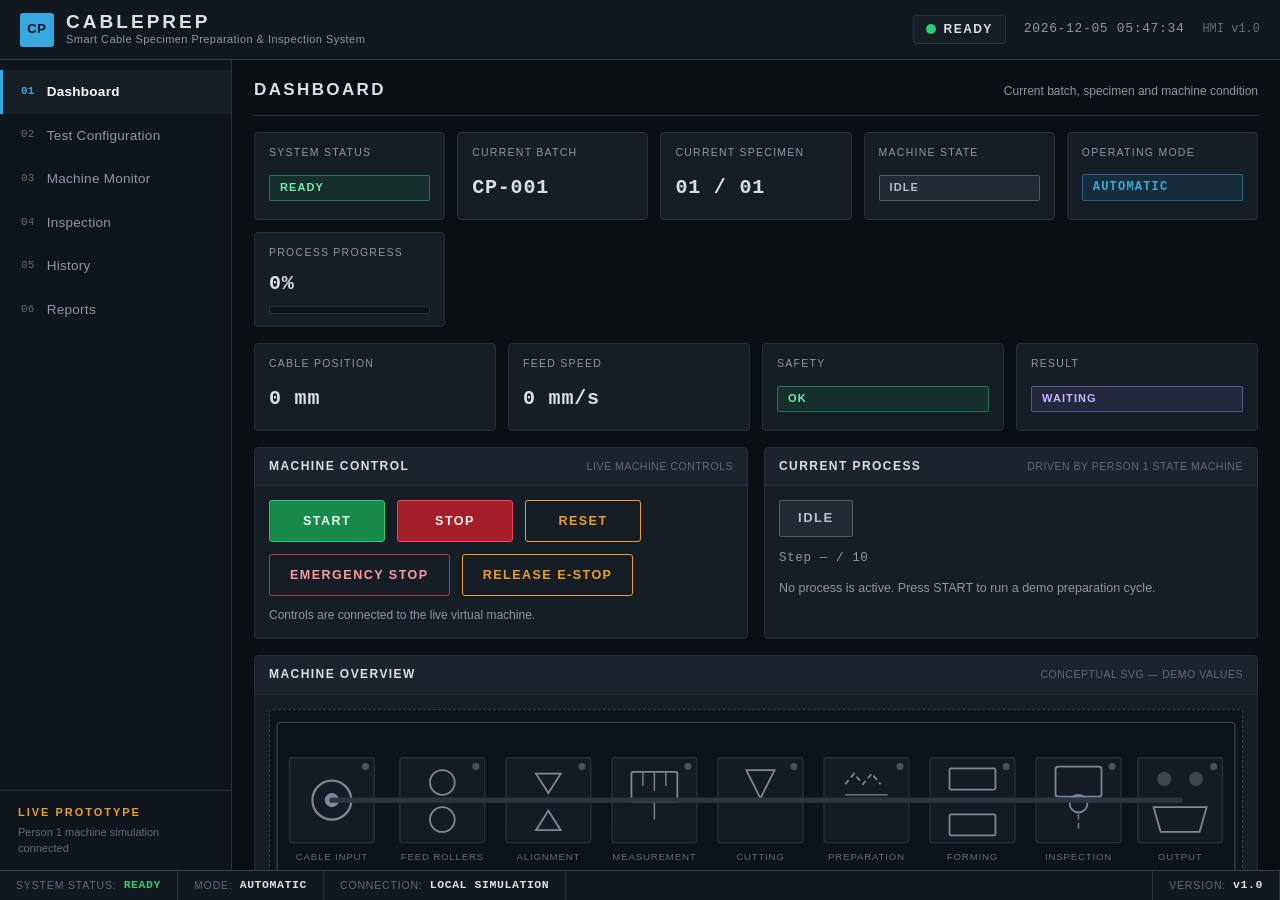
<file: index.html>
<!DOCTYPE html>
<html lang="en">
<head>
    <meta charset="UTF-8">
    <meta name="viewport" content="width=device-width, initial-scale=1.0">
    <link rel="icon" href="data:,">
    <title>CablePrep — Smart Cable Specimen Preparation &amp; Inspection System</title>
    <link rel="stylesheet" href="css/style.css">
    <link rel="stylesheet" href="css/hmi.css">
</head>
<body>
    <div class="hmi-app">

        <!-- ==================== HEADER ==================== -->
        <header class="hmi-header">
            <div class="hmi-brand">
                <span class="brand-block" aria-hidden="true">CP</span>
                <div class="brand-text">
                    <span class="brand-title">CABLEPREP</span>
                    <span class="brand-subtitle">Smart Cable Specimen Preparation &amp; Inspection System</span>
                </div>
            </div>

            <div class="hmi-header-info">
                <div class="header-indicator" title="System status">
                    <span class="status-dot status-dot--ready" id="headerStatusDot"></span>
                    <span class="header-indicator-text" id="headerStatusText">READY</span>
                </div>
                <time class="header-clock" id="headerClock">--:--:--</time>
                <span class="header-version">HMI v1.0</span>
            </div>
        </header>

        <!-- ==================== SIDEBAR + MAIN CONTENT ==================== -->
        <div class="hmi-body">
            <nav class="hmi-sidebar" aria-label="Primary navigation">
                <ul class="nav-list">
                    <li><button type="button" class="nav-item is-active" data-screen="dashboard" aria-current="page"><span class="nav-index">01</span><span class="nav-label">Dashboard</span></button></li>
                    <li><button type="button" class="nav-item" data-screen="config"><span class="nav-index">02</span><span class="nav-label">Test Configuration</span></button></li>
                    <li><button type="button" class="nav-item" data-screen="monitor"><span class="nav-index">03</span><span class="nav-label">Machine Monitor</span></button></li>
                    <li><button type="button" class="nav-item" data-screen="inspection"><span class="nav-index">04</span><span class="nav-label">Inspection</span></button></li>
                    <li><button type="button" class="nav-item" data-screen="history"><span class="nav-index">05</span><span class="nav-label">History</span></button></li>
                    <li><button type="button" class="nav-item" data-screen="reports"><span class="nav-index">06</span><span class="nav-label">Reports</span></button></li>
                </ul>
                <div class="sidebar-footer">
                    <span class="sidebar-footer-title">LIVE PROTOTYPE</span>
                    <span class="sidebar-footer-text">Person 1 machine simulation connected</span>
                </div>
            </nav>

            <main class="hmi-main" id="mainContent">
                <!-- Global fault banner — visible on every screen while faulted -->
                <div class="fault-banner" id="faultBanner" role="alert" hidden>
                    <span class="status-badge status-badge--fault">FAULT</span>
                    <span class="fault-banner-msg" id="faultMessage">Machine fault</span>
                    <span class="fault-banner-cond" id="faultCondition">—</span>
                    <span class="fault-banner-hint">Press RESET to clear the fault</span>
                </div>

                <!-- ==================== SCREEN: DASHBOARD ==================== -->
                <section class="screen is-active" id="screen-dashboard" role="region" aria-label="Dashboard">
                    <div class="screen-header">
                        <h1 class="screen-title">Dashboard</h1>
                        <p class="screen-subtitle">Current batch, specimen and machine condition</p>
                    </div>

                    <!-- Key figures -->
                    <div class="tile-grid">
                        <div class="tile">
                            <span class="tile-label">System Status</span>
                            <span class="tile-body"><span class="status-badge status-badge--ready" id="dashSystemStatus">READY</span></span>
                        </div>
                        <div class="tile">
                            <span class="tile-label">Current Batch</span>
                            <span class="tile-body tile-value" id="dashCurrentBatch">CP-001</span>
                        </div>
                        <div class="tile">
                            <span class="tile-label">Current Specimen</span>
                            <span class="tile-body tile-value" id="dashCurrentSpecimen">01 / 04</span>
                        </div>
                        <div class="tile">
                            <span class="tile-label">Machine State</span>
                            <span class="tile-body"><span class="status-badge status-badge--idle" id="dashMachineState">IDLE</span></span>
                        </div>
                        <div class="tile">
                            <span class="tile-label">Operating Mode</span>
                            <span class="tile-body"><span class="mode-badge" id="dashOperatingMode">AUTOMATIC</span></span>
                        </div>
                        <div class="tile">
                            <span class="tile-label">Process Progress</span>
                            <span class="tile-body">
                                <span class="tile-value" id="dashProgressText">0%</span>
                                <span class="progress-track"><span class="progress-fill" id="dashProgressBar" style="width: 0%;"></span></span>
                            </span>
                        </div>
                    </div>

                    <!-- Live machine values (Phase 2) -->
                    <div class="tile-grid tile-grid--live">
                        <div class="tile">
                            <span class="tile-label">Cable Position</span>
                            <span class="tile-body tile-value" id="dashPosition">0 mm</span>
                        </div>
                        <div class="tile">
                            <span class="tile-label">Feed Speed</span>
                            <span class="tile-body tile-value" id="dashSpeed">0 mm/s</span>
                        </div>
                        <div class="tile">
                            <span class="tile-label">Safety</span>
                            <span class="tile-body"><span class="status-badge status-badge--ready" id="dashSafety">OK</span></span>
                        </div>
                        <div class="tile">
                            <span class="tile-label">Result</span>
                            <span class="tile-body"><span class="status-badge status-badge--waiting" id="dashResult">WAITING</span></span>
                        </div>
                    </div>

                    <!-- Controls + current process -->
                    <div class="panel-row">
                        <div class="panel">
                            <div class="panel-header">
                                <h2 class="panel-title">Machine Control</h2>
                                <span class="panel-note">Live machine controls</span>
                            </div>
                            <div class="panel-body">
                                <div class="control-bar">
                                    <button type="button" class="btn btn--start" data-action="start">START</button>
                                    <button type="button" class="btn btn--stop" data-action="stop">STOP</button>
                                    <button type="button" class="btn btn--reset" data-action="reset">RESET</button>
                                    <button type="button" class="btn btn--fault" data-action="estop">EMERGENCY STOP</button>
                                    <button type="button" class="btn btn--reset" data-action="release-estop">RELEASE E-STOP</button>
                                </div>
                                <p class="control-feedback" id="controlFeedback" role="status" aria-live="polite">Controls are connected to the live virtual machine.</p>
                            </div>
                        </div>

                        <div class="panel">
                            <div class="panel-header">
                                <h2 class="panel-title">Current Process</h2>
                                <span class="panel-note">Driven by Person 1 state machine</span>
                            </div>
                            <div class="panel-body panel-body--process">
                                <span class="process-badge status-badge status-badge--idle" id="dashCurrentProcess">IDLE</span>
                                <p class="step-summary" id="dashStepText">Step — / 10</p>
                                <p class="panel-text" id="dashProcessHint">No process is active. Press START to run a demo preparation cycle.</p>
                            </div>
                        </div>
                    </div>

                    <!-- Live machine visualization -->
                    <div class="panel">
                        <div class="panel-header">
                            <h2 class="panel-title">Machine Overview</h2>
                            <span class="panel-note">Conceptual SVG — demo values</span>
                        </div>
                        <div class="panel-body">
                            <div class="machine-viz" id="machineViz">
                                <svg viewBox="0 0 1100 240" role="img" aria-label="Conceptual cable preparation machine">
                                    <!-- Machine chassis -->
                                    <rect class="mc-chassis" x="8" y="14" width="1084" height="180" rx="4"></rect>

                                    <!-- 1. Cable input -->
                                    <g class="mc-station" id="mcStInput" data-station="input">
                                        <rect class="mc-station-box" x="22" y="54" width="96" height="96" rx="3"></rect>
                                        <circle class="mc-spool" cx="70" cy="102" r="22"></circle>
                                        <circle class="mc-spool-core" cx="70" cy="102" r="7"></circle>
                                        <circle class="mc-led" cx="108" cy="64" r="4"></circle>
                                        <text class="mc-label" x="70" y="170">CABLE INPUT</text>
                                    </g>

                                    <!-- 2. Feed rollers -->
                                    <g class="mc-station" id="mcStFeed" data-station="feed">
                                        <rect class="mc-station-box" x="147" y="54" width="96" height="96" rx="3"></rect>
                                        <circle class="mc-roller" cx="195" cy="82" r="14"></circle>
                                        <circle class="mc-roller" cx="195" cy="124" r="14"></circle>
                                        <circle class="mc-led" cx="233" cy="64" r="4"></circle>
                                        <text class="mc-label" x="195" y="170">FEED ROLLERS</text>
                                    </g>

                                    <!-- 3. Alignment -->
                                    <g class="mc-station" id="mcStAlign" data-station="align">
                                        <rect class="mc-station-box" x="267" y="54" width="96" height="96" rx="3"></rect>
                                        <polygon class="mc-align-wedge" points="301,72 329,72 315,94"></polygon>
                                        <polygon class="mc-align-wedge" points="301,136 329,136 315,114"></polygon>
                                        <circle class="mc-led" cx="353" cy="64" r="4"></circle>
                                        <text class="mc-label" x="315" y="170">ALIGNMENT</text>
                                    </g>

                                    <!-- 4. Measurement -->
                                    <g class="mc-station" id="mcStMeasure" data-station="measure">
                                        <rect class="mc-station-box" x="387" y="54" width="96" height="96" rx="3"></rect>
                                        <rect class="mc-meas-box" x="409" y="70" width="52" height="34" rx="2"></rect>
                                        <line class="mc-meas-tick" x1="422" y1="70" x2="422" y2="86"></line>
                                        <line class="mc-meas-tick" x1="435" y1="70" x2="435" y2="92"></line>
                                        <line class="mc-meas-tick" x1="448" y1="70" x2="448" y2="86"></line>
                                        <line class="mc-meas-probe" x1="435" y1="104" x2="435" y2="124"></line>
                                        <circle class="mc-led" cx="473" cy="64" r="4"></circle>
                                        <text class="mc-label" x="435" y="170">MEASUREMENT</text>
                                    </g>

                                    <!-- 5. Cutting -->
                                    <g class="mc-station" id="mcStCut" data-station="cut">
                                        <rect class="mc-station-box" x="507" y="54" width="96" height="96" rx="3"></rect>
                                        <polygon class="mc-blade" points="539,68 571,68 555,100"></polygon>
                                        <circle class="mc-led" cx="593" cy="64" r="4"></circle>
                                        <text class="mc-label" x="555" y="170">CUTTING</text>
                                    </g>

                                    <!-- 6. Preparation -->
                                    <g class="mc-station" id="mcStPrepare" data-station="prepare">
                                        <rect class="mc-station-box" x="627" y="54" width="96" height="96" rx="3"></rect>
                                        <path class="mc-heat" d="M651 84 l10 -12 l10 12 l10 -12 l10 12"></path>
                                        <line class="mc-meas-probe" x1="651" y1="96" x2="699" y2="96"></line>
                                        <circle class="mc-led" cx="713" cy="64" r="4"></circle>
                                        <text class="mc-label" x="675" y="170">PREPARATION</text>
                                    </g>

                                    <!-- 7. Forming -->
                                    <g class="mc-station" id="mcStForm" data-station="form">
                                        <rect class="mc-station-box" x="747" y="54" width="96" height="96" rx="3"></rect>
                                        <rect class="mc-press" x="769" y="66" width="52" height="24" rx="2"></rect>
                                        <rect class="mc-press" x="769" y="118" width="52" height="24" rx="2"></rect>
                                        <circle class="mc-led" cx="833" cy="64" r="4"></circle>
                                        <text class="mc-label" x="795" y="170">FORMING</text>
                                    </g>

                                    <!-- 8. Inspection -->
                                    <g class="mc-station" id="mcStInspect" data-station="inspect">
                                        <rect class="mc-station-box" x="867" y="54" width="96" height="96" rx="3"></rect>
                                        <rect class="mc-cam" x="889" y="64" width="52" height="34" rx="3"></rect>
                                        <circle class="mc-cam-lens" cx="915" cy="106" r="10"></circle>
                                        <line class="mc-scan" x1="915" y1="118" x2="915" y2="134"></line>
                                        <circle class="mc-led" cx="953" cy="64" r="4"></circle>
                                        <text class="mc-label" x="915" y="170">INSPECTION</text>
                                    </g>

                                    <!-- 9. Output -->
                                    <g class="mc-station" id="mcStOutput" data-station="output">
                                        <rect class="mc-station-box" x="982" y="54" width="96" height="96" rx="3"></rect>
                                        <circle class="mc-lamp-accept" cx="1012" cy="78" r="8"></circle>
                                        <circle class="mc-lamp-reject" cx="1048" cy="78" r="8"></circle>
                                        <path class="mc-tray" d="M1000 110 h60 l-8 28 h-44 z"></path>
                                        <circle class="mc-led" cx="1068" cy="64" r="4"></circle>
                                        <text class="mc-label" x="1030" y="170">OUTPUT</text>
                                    </g>

                                    <!-- Cable rail + live cable (drawn above stations) -->
                                    <line class="mc-rail" x1="70" y1="102" x2="1030" y2="102"></line>
                                    <rect class="mc-cable" id="mcCableFill" x="70" y="97" width="0" height="10" rx="5"></rect>
                                    <line class="mc-cable-flow" x1="70" y1="102" x2="1030" y2="102"></line>
                                </svg>
                                <p class="viz-disclaimer">Conceptual visualization — <strong>DEMO PARAMETERS, NOT VERIFIED IS 10810 VALUES</strong>. Simulation values only.</p>
                            </div>
                        </div>
                    </div>
                </section>

                <!-- ==================== SCREEN: TEST CONFIGURATION ==================== -->
                <section class="screen" id="screen-config" role="region" aria-label="Test Configuration">
                    <div class="screen-header">
                        <h1 class="screen-title">Test Configuration</h1>
                        <p class="screen-subtitle">Standard, material, specimen and preparation parameters</p>
                    </div>

                    <form class="config-form" id="configForm" novalidate>
                        <div class="panel-row panel-row--config">
                            <div class="panel">
                                <div class="panel-header">
                                    <h2 class="panel-title">Batch Settings</h2>
                                    <span class="panel-note">Placeholder options</span>
                                </div>
                                <div class="panel-body">
                                    <div class="form-grid">
                                        <div class="form-field">
                                            <label class="form-label" for="cfgStandard">Standard</label>
                                            <select class="form-control" id="cfgStandard">
                                                <option value="">Select Standard</option>
                                                <option value="IS10810">IS 10810 (placeholder)</option>
                                                <option value="CUSTOM">Custom / Generic</option>
                                            </select>
                                        </div>
                                        <div class="form-field">
                                            <label class="form-label" for="cfgMaterial">Material</label>
                                            <select class="form-control" id="cfgMaterial">
                                                <option value="">Select Material</option>
                                                <option value="PVC">PVC</option>
                                                <option value="XLPE">XLPE</option>
                                                <option value="RUBBER">Rubber</option>
                                                <option value="SILICONE">Silicone</option>
                                            </select>
                                        </div>
                                        <div class="form-field">
                                            <label class="form-label" for="cfgSpecimenType">Specimen Type</label>
                                            <select class="form-control" id="cfgSpecimenType">
                                                <option value="">Select Specimen Type</option>
                                                <option value="STRAIGHT">Straight Specimen</option>
                                                <option value="BEND">Bent Specimen</option>
                                                <option value="CUSTOM">Custom Specimen</option>
                                            </select>
                                        </div>
                                        <div class="form-field">
                                            <label class="form-label" for="cfgQuantity">Quantity</label>
                                            <input class="form-control" type="number" id="cfgQuantity" min="1" max="99" step="1" value="4">
                                        </div>
                                        <div class="form-field">
                                            <label class="form-label" for="cfgMode">Operating Mode</label>
                                            <select class="form-control" id="cfgMode">
                                                <option value="AUTOMATIC" selected>Automatic</option>
                                                <option value="MANUAL">Manual</option>
                                            </select>
                                        </div>
                                    </div>
                                </div>
                            </div>

                            <div class="panel">
                                <div class="panel-header">
                                    <h2 class="panel-title">Preparation Parameters</h2>
                                    <span class="panel-note">Generic values only</span>
                                </div>
                                <div class="panel-body">
                                    <div class="form-grid">
                                        <div class="form-field">
                                            <label class="form-label" for="cfgLength">Length (mm)</label>
                                            <input class="form-control" type="number" id="cfgLength" min="0" step="any" placeholder="Enter length">
                                        </div>
                                        <div class="form-field">
                                            <label class="form-label" for="cfgWidth">Width (mm)</label>
                                            <input class="form-control" type="number" id="cfgWidth" min="0" step="any" placeholder="Enter width">
                                        </div>
                                        <div class="form-field">
                                            <label class="form-label" for="cfgThickness">Thickness (mm)</label>
                                            <input class="form-control" type="number" id="cfgThickness" min="0" step="any" placeholder="Enter thickness">
                                        </div>
                                    </div>
                                    <p class="form-hint">Generic placeholder fields — <strong>DEMO PARAMETERS, NOT VERIFIED IS 10810 VALUES</strong>. Standard-specific dimensions and tolerances are intentionally not defined. Length feeds the demo machine's target travel; quantity and operating mode are applied at START.</p>
                                </div>
                            </div>
                        </div>

                        <div class="form-actions">
                            <button type="submit" class="btn btn--primary" id="btnSaveConfig">SAVE CONFIGURATION</button>
                            <p class="control-feedback control-feedback--inline" id="configFeedback" role="status" aria-live="polite"></p>
                        </div>
                    </form>
                </section>


                <!-- ==================== SCREEN: MACHINE MONITOR ==================== -->
                <section class="screen" id="screen-monitor" role="region" aria-label="Machine Monitor">
                    <div class="screen-header">
                        <h1 class="screen-title">Machine Monitor</h1>
                        <p class="screen-subtitle">Machine and sensor signals — live Person 1 simulation</p>
                    </div>

                    <!-- MACHINE STATUS -->
                    <div class="panel">
                        <div class="panel-header">
                            <h2 class="panel-title">Machine Status</h2>
                            <span class="panel-note">Live — Person 1 machine simulation</span>
                        </div>
                        <div class="panel-body">
                            <div class="monitor-grid">
                                <div class="monitor-cell">
                                    <span class="monitor-label">Current State</span>
                                    <span class="monitor-value"><span class="status-badge status-badge--idle" id="monMachineState">IDLE</span></span>
                                </div>
                                <div class="monitor-cell">
                                    <span class="monitor-label">Running / Stopped</span>
                                    <span class="monitor-value monitor-value--stop" id="monRunStatus">STOPPED</span>
                                </div>
                                <div class="monitor-cell">
                                    <span class="monitor-label">Fault / Normal</span>
                                    <span class="monitor-value monitor-value--ok" id="monFaultStatus">NORMAL</span>
                                </div>
                                <div class="monitor-cell">
                                    <span class="monitor-label">Current Step</span>
                                    <span class="monitor-value monitor-value--mono" id="monStepStatus">— / 10</span>
                                </div>
                                <div class="monitor-cell monitor-cell--wide">
                                    <span class="monitor-label">Overall Progress</span>
                                    <span class="monitor-value monitor-value--mono" id="monProgressPct">0%</span>
                                    <span class="progress-track"><span class="progress-fill" id="monProgressBar" style="width: 0%;"></span></span>
                                </div>
                            </div>
                        </div>
                    </div>

                    <!-- SENSORS -->
                    <div class="panel">
                        <div class="panel-header">
                            <h2 class="panel-title">Sensors</h2>
                            <span class="panel-note">Live simulation values</span>
                        </div>
                        <div class="panel-body">
                            <div class="monitor-grid">
                                <div class="monitor-cell">
                                    <span class="monitor-label">Cable Position</span>
                                    <span class="monitor-value monitor-value--mono" id="monPosition">0 mm</span>
                                </div>
                                <div class="monitor-cell">
                                    <span class="monitor-label">Feed Speed</span>
                                    <span class="monitor-value monitor-value--mono" id="monSpeed">0 mm/s</span>
                                </div>
                                <div class="monitor-cell">
                                    <span class="monitor-label">Encoder</span>
                                    <span class="monitor-value monitor-value--mono" id="monEncoder">0</span>
                                </div>
                                <div class="monitor-cell">
                                    <span class="monitor-label">Cable Detected</span>
                                    <span class="monitor-value" id="monCableDetected">NO</span>
                                </div>
                                <div class="monitor-cell">
                                    <span class="monitor-label">Alignment</span>
                                    <span class="monitor-value" id="monAlignment">NOT CHECKED</span>
                                </div>
                                <div class="monitor-cell">
                                    <span class="monitor-label">Cut Position</span>
                                    <span class="monitor-value" id="monCutPosition">NOT READY</span>
                                </div>
                                <div class="monitor-cell">
                                    <span class="monitor-label">Motor Status</span>
                                    <span class="monitor-value" id="monMotor">STOPPED</span>
                                </div>
                                <div class="monitor-cell">
                                    <span class="monitor-label">Safety Interlock</span>
                                    <span class="monitor-value monitor-value--ok" id="monSafety">OK</span>
                                </div>
                                <div class="monitor-cell">
                                    <span class="monitor-label">Preparation</span>
                                    <span class="monitor-value" id="monPreparation">NOT READY</span>
                                </div>
                            </div>
                        </div>
                    </div>

                    <!-- PROCESS -->
                    <div class="panel">
                        <div class="panel-header">
                            <h2 class="panel-title">Process</h2>
                            <span class="panel-note">Cycle tracking</span>
                        </div>
                        <div class="panel-body">
                            <div class="monitor-grid">
                                <div class="monitor-cell">
                                    <span class="monitor-label">Current Operation</span>
                                    <span class="monitor-value" id="monOperation">IDLE</span>
                                </div>
                                <div class="monitor-cell">
                                    <span class="monitor-label">Current Step</span>
                                    <span class="monitor-value" id="monStepLabel">—</span>
                                </div>
                                <div class="monitor-cell">
                                    <span class="monitor-label">Elapsed Time</span>
                                    <span class="monitor-value monitor-value--mono" id="monElapsed">00:00.0</span>
                                </div>
                                <div class="monitor-cell monitor-cell--wide">
                                    <span class="monitor-label">Step Progress</span>
                                    <span class="monitor-value monitor-value--mono" id="monStepProgressPct">0%</span>
                                    <span class="progress-track"><span class="progress-fill" id="monStepProgressBar" style="width: 0%;"></span></span>
                                </div>
                            </div>
                        </div>
                    </div>

                    <!-- FAULT DEMONSTRATION -->
                    <div class="panel">
                        <div class="panel-header">
                            <h2 class="panel-title">Fault Demonstration</h2>
                            <span class="panel-note">Live fault demonstration</span>
                        </div>
                        <div class="panel-body">
                            <div class="control-bar">
                                <button type="button" class="btn btn--fault" data-fault="CABLE_LOST">CABLE LOST</button>
                                <button type="button" class="btn btn--fault" data-fault="INTERLOCK_OPEN">SAFETY INTERLOCK</button>
                                <button type="button" class="btn btn--fault" data-fault="SENSOR_FAILURE">SENSOR FAILURE</button>
                            </div>
                            <p class="control-feedback" id="faultDemoFeedback">Inject a demo fault to verify HMI fault handling. RESET clears the fault.</p>
                        </div>
                    </div>

                    <!-- PROCESS PROGRESS -->
                    <div class="panel">
                        <div class="panel-header">
                            <h2 class="panel-title">Process Progress</h2>
                            <span class="panel-note">10-step cycle</span>
                        </div>
                        <div class="panel-body">
                            <ol class="step-list" id="processStepper">
                                <li class="step-item" data-step="0"><span class="step-mark">○</span><span class="step-name">Initialize</span></li>
                                <li class="step-item" data-step="1"><span class="step-mark">○</span><span class="step-name">Detect Cable</span></li>
                                <li class="step-item" data-step="2"><span class="step-mark">○</span><span class="step-name">Feed</span></li>
                                <li class="step-item" data-step="3"><span class="step-mark">○</span><span class="step-name">Align</span></li>
                                <li class="step-item" data-step="4"><span class="step-mark">○</span><span class="step-name">Measure</span></li>
                                <li class="step-item" data-step="5"><span class="step-mark">○</span><span class="step-name">Cut</span></li>
                                <li class="step-item" data-step="6"><span class="step-mark">○</span><span class="step-name">Prepare</span></li>
                                <li class="step-item" data-step="7"><span class="step-mark">○</span><span class="step-name">Form</span></li>
                                <li class="step-item" data-step="8"><span class="step-mark">○</span><span class="step-name">Inspect</span></li>
                                <li class="step-item" data-step="9"><span class="step-mark">○</span><span class="step-name">Result</span></li>
                            </ol>
                        </div>
                    </div>

                    <div class="panel">
                        <div class="panel-header">
                            <h2 class="panel-title">Data Interface</h2>
                            <span class="panel-note">Integration point</span>
                        </div>
                        <div class="panel-body">
                            <p class="panel-text">LIVE DATA CONTRACT: Person 1's <code>Simulation.machineData()</code> is normalized by <code>js/machine-data.js</code> and consumed by the HMI. This panel shows the actual live normalized snapshot.</p>
                            <pre class="code-block" id="machineDataPreview">Waiting for live machine data...</pre>
                        </div>
                    </div>
                </section>

                <!-- ==================== SCREEN: INSPECTION ==================== -->
                <section class="screen" id="screen-inspection" role="region" aria-label="Inspection">
                    <div class="screen-header">
                        <h1 class="screen-title">Specimen Inspection</h1>
                        <p class="screen-subtitle">Dimensional and visual checks of the prepared specimen</p>
                    </div>

                    <div class="panel-row panel-row--inspection">
                        <div class="panel">
                            <div class="panel-header">
                                <h2 class="panel-title">Specimen Visualization</h2>
                                <span class="panel-note">assets/specimen</span>
                            </div>
                            <div class="panel-body">
                                <div class="placeholder-box placeholder-box--specimen">
                                    <span class="placeholder-title">SPECIMEN IMAGE</span>
                                    <span class="placeholder-text">Specimen visualization or captured image will appear here during inspection (later phase).</span>
                                </div>
                            </div>
                        </div>

                        <div class="panel">
                            <div class="panel-header">
                                <h2 class="panel-title">Final Result</h2>
                                <span class="panel-note">Simulated result — demo</span>
                            </div>
                            <div class="panel-body panel-body--result">
                                <span class="status-badge status-badge--waiting result-badge" id="inspFinalResult">WAITING FOR INSPECTION</span>
                                <p class="panel-text" id="inspResultDetail">No inspection result yet. The live machine reports its result after INSPECTING.</p>
                            </div>
                        </div>
                    </div>

                    <div class="panel">
                        <div class="panel-header">
                            <h2 class="panel-title">Inspection Parameters</h2>
                            <span class="panel-note">DEMO PARAMETERS — NOT VERIFIED IS 10810 VALUES</span>
                        </div>
                        <div class="panel-body panel-body--flush">
                            <table class="data-table">
                                <thead>
                                    <tr>
                                        <th>Parameter</th>
                                        <th>Measured Value</th>
                                        <th>Status</th>
                                    </tr>
                                </thead>
                                <tbody id="inspectionParamBody"><!-- rendered by js/inspection.js --></tbody>
                            </table>
                        </div>
                    </div>
                </section>

                <!-- ==================== SCREEN: HISTORY ==================== -->
                <section class="screen" id="screen-history" role="region" aria-label="History">
                    <div class="screen-header">
                        <h1 class="screen-title">Batch History</h1>
                        <p class="screen-subtitle">Record of prepared batches and inspection outcomes</p>
                    </div>

                    <div class="panel">
                        <div class="panel-header">
                            <h2 class="panel-title">Batch Records</h2>
                            <span class="tag tag--demo">Demo Data</span>
                        </div>
                        <div class="panel-body panel-body--flush">
                            <div class="table-wrap">
                                <table class="data-table">
                                    <thead>
                                        <tr>
                                            <th>Batch</th>
                                            <th class="cell-center">Specimens</th>
                                            <th class="cell-center">Accepted</th>
                                            <th class="cell-center">Rejected</th>
                                            <th>Date</th>
                                            <th>Status</th>
                                        </tr>
                                    </thead>
                                    <tbody id="historyTableBody"><!-- rendered by js/history.js --></tbody>
                                </table>
                            </div>
                        </div>
                        <div class="panel-footer">Persistent browser history — live simulation traceability</div>
                    </div>
                </section>

                <!-- ==================== SCREEN: REPORTS ==================== -->
                <section class="screen" id="screen-reports" role="region" aria-label="Reports">
                    <div class="screen-header">
                        <h1 class="screen-title">Reports</h1>
                        <p class="screen-subtitle">Batch, specimen, inspection and machine reports</p>
                    </div>

                    <div class="report-grid" id="reportGrid"><!-- rendered by js/reports.js --></div>

                    <div class="panel">
                        <div class="panel-header">
                            <h2 class="panel-title">Report Actions</h2>
                            <span class="panel-note">Live report actions</span>
                        </div>
                        <div class="panel-body">
                            <div class="control-bar">
                                <button type="button" class="btn btn--primary" id="btnViewReport">VIEW REPORT</button>
                                <button type="button" class="btn btn--primary" id="btnExportReport">EXPORT REPORT</button>
                            </div>
                            <p class="control-feedback" id="reportFeedback" role="status" aria-live="polite">View or export the current simulation report.</p>
                        </div>
                    </div>
                </section>





            </main>
        </div>

        <!-- ==================== BOTTOM STATUS BAR ==================== -->
        <footer class="hmi-statusbar">
            <span class="statusbar-item"><span class="statusbar-key">System Status:</span><span class="statusbar-value status-text status-text--ready" id="statusBarSystemStatus">READY</span></span>
            <span class="statusbar-item"><span class="statusbar-key">Mode:</span><span class="statusbar-value" id="statusBarMode">AUTOMATIC</span></span>
            <span class="statusbar-item"><span class="statusbar-key">Connection:</span><span class="statusbar-value" id="statusBarConnection">LOCAL SIMULATION</span></span>
            <span class="statusbar-spacer"></span>
            <span class="statusbar-item"><span class="statusbar-key">Version:</span><span class="statusbar-value" id="statusBarVersion">v1.0</span></span>
        </footer>

    </div>

    <!-- Classic scripts (no ES modules) so the app also runs directly from file:// -->
        <!-- Person 1 machine brain -->
    <script src="js/machine.js"></script>
    <script src="js/sensors.js"></script>
    <script src="js/simulation.js"></script>

    <!-- Person 2 HMI + integration -->
    <script src="js/app.js"></script>
    <script src="js/machine-data.js"></script>
    <script src="js/mock-machine.js"></script>
    <script src="js/inspection.js"></script>
    <script src="js/history.js"></script>
    <script src="js/reports.js"></script>
</body>
</html>
</file>
<file: css/style.css>
/* ==========================================================================
   CablePrep HMI — style.css
   Global foundation: design tokens, reset, typography and the application
   shell (header / sidebar / main content / status bar).
   Component styles (badges, panels, tables, forms...) live in hmi.css.
   ========================================================================== */

:root {
    /* Surfaces */
    --bg-app: #0b0f14;
    --bg-header: #111820;
    --bg-sidebar: #0f151c;
    --bg-panel: #151d26;
    --bg-panel-alt: #1a232e;
    --bg-input: #0d131a;

    /* Borders */
    --border: #26313e;
    --border-strong: #334152;

    /* Text */
    --text: #d9e1ea;
    --text-dim: #8b99aa;
    --text-faint: #5f6c7c;

    /* Accent */
    --accent: #38a8e0;
    --accent-amber: #f0a020;

    /* Status colors */
    --status-ready: #2ecc71;
    --status-running: #38bdf8;
    --status-stopped: #f43f5e;
    --status-warning: #f59e0b;
    --status-fault: #ef4444;
    --status-pass: #2ecc71;
    --status-reject: #ef4444;
    --status-waiting: #a78bfa;
    --status-idle: #94a3b8;

    /* Layout */
    --header-h: 60px;
    --statusbar-h: 30px;
    --sidebar-w: 232px;

    /* Typography */
    --font-ui: "Segoe UI", Roboto, "Helvetica Neue", Arial, sans-serif;
    --font-mono: Consolas, "Courier New", monospace;
}

/* ---------- Reset / base ---------- */
*,
*::before,
*::after {
    box-sizing: border-box;
}

html,
body {
    height: 100%;
}

body {
    margin: 0;
    font-family: var(--font-ui);
    font-size: 14px;
    line-height: 1.45;
    color: var(--text);
    background: var(--bg-app);
    -webkit-font-smoothing: antialiased;
}

h1, h2, h3, p {
    margin: 0;
}

ul {
    margin: 0;
    padding: 0;
    list-style: none;
}

button,
input,
select {
    font: inherit;
    color: inherit;
}

button {
    cursor: pointer;
}

:focus-visible {
    outline: 2px solid var(--accent);
    outline-offset: 1px;
}

/* Dark scrollbars to match the industrial theme */
::-webkit-scrollbar {
    width: 10px;
    height: 10px;
}

::-webkit-scrollbar-track {
    background: var(--bg-app);
}

::-webkit-scrollbar-thumb {
    background: var(--border-strong);
    border: 2px solid var(--bg-app);
    border-radius: 5px;
}

::-webkit-scrollbar-thumb:hover {
    background: #44536a;
}

* {
    scrollbar-width: thin;
    scrollbar-color: var(--border-strong) var(--bg-app);
}

/* ---------- Application shell ---------- */
.hmi-app {
    display: grid;
    grid-template-rows: var(--header-h) minmax(0, 1fr) var(--statusbar-h);
    height: 100vh;
    overflow: hidden;
}

/* Header */
.hmi-header {
    display: flex;
    align-items: center;
    justify-content: space-between;
    gap: 16px;
    padding: 0 20px;
    background: var(--bg-header);
    border-bottom: 1px solid var(--border-strong);
}

.hmi-brand {
    display: flex;
    align-items: center;
    gap: 12px;
    min-width: 0;
}

.brand-block {
    display: flex;
    align-items: center;
    justify-content: center;
    flex: 0 0 auto;
    width: 34px;
    height: 34px;
    background: var(--accent);
    color: #06121b;
    font-size: 13px;
    font-weight: 700;
    letter-spacing: 0.05em;
    border-radius: 3px;
}

.brand-text {
    display: flex;
    flex-direction: column;
    min-width: 0;
}

.brand-title {
    font-size: 19px;
    font-weight: 700;
    letter-spacing: 0.16em;
    line-height: 1.15;
}

.brand-subtitle {
    font-size: 11px;
    color: var(--text-dim);
    letter-spacing: 0.04em;
    white-space: nowrap;
    overflow: hidden;
    text-overflow: ellipsis;
}

.hmi-header-info {
    display: flex;
    align-items: center;
    gap: 18px;
}

.header-indicator {
    display: flex;
    align-items: center;
    gap: 8px;
    padding: 5px 12px;
    background: var(--bg-panel);
    border: 1px solid var(--border);
    border-radius: 3px;
}

.header-indicator-text {
    font-size: 12px;
    font-weight: 700;
    letter-spacing: 0.12em;
}

.header-clock {
    font-family: var(--font-mono);
    font-size: 13px;
    color: var(--text-dim);
    letter-spacing: 0.05em;
}

.header-version {
    font-family: var(--font-mono);
    font-size: 12px;
    color: var(--text-faint);
}

/* Sidebar + main split */
.hmi-body {
    display: grid;
    grid-template-columns: var(--sidebar-w) minmax(0, 1fr);
    min-height: 0;
}

/* Sidebar */
.hmi-sidebar {
    display: flex;
    flex-direction: column;
    background: var(--bg-sidebar);
    border-right: 1px solid var(--border);
    overflow-y: auto;
}

.nav-list {
    padding: 10px 0;
}

.nav-item {
    display: flex;
    align-items: center;
    gap: 12px;
    width: 100%;
    padding: 12px 18px;
    background: none;
    border: 0;
    border-left: 3px solid transparent;
    color: var(--text-dim);
    font-size: 13.5px;
    text-align: left;
    letter-spacing: 0.02em;
    transition: background-color 0.12s ease, color 0.12s ease;
}

.nav-item:hover {
    background: rgba(255, 255, 255, 0.04);
    color: var(--text);
}

.nav-item.is-active {
    background: var(--bg-panel);
    border-left-color: var(--accent);
    color: #ffffff;
    font-weight: 600;
}

.nav-index {
    font-family: var(--font-mono);
    font-size: 11px;
    color: var(--text-faint);
}

.nav-item.is-active .nav-index {
    color: var(--accent);
}

.sidebar-footer {
    margin-top: auto;
    padding: 14px 18px;
    border-top: 1px solid var(--border);
    display: flex;
    flex-direction: column;
    gap: 4px;
}

.sidebar-footer-title {
    font-size: 11px;
    font-weight: 700;
    letter-spacing: 0.18em;
    color: var(--accent-amber);
}

.sidebar-footer-text {
    font-size: 11px;
    color: var(--text-faint);
    line-height: 1.4;
}

/* Main content */
.hmi-main {
    min-width: 0;
    overflow-y: auto;
    padding: 18px 22px 26px;
    background: var(--bg-app);
}

/* Bottom status bar */
.hmi-statusbar {
    display: flex;
    align-items: stretch;
    background: var(--bg-header);
    border-top: 1px solid var(--border-strong);
    font-size: 11.5px;
}

.statusbar-item {
    display: flex;
    align-items: center;
    gap: 7px;
    padding: 0 16px;
    border-right: 1px solid var(--border);
    white-space: nowrap;
}

.statusbar-key {
    color: var(--text-faint);
    font-size: 10.5px;
    letter-spacing: 0.08em;
    text-transform: uppercase;
}

.statusbar-value {
    font-family: var(--font-mono);
    color: var(--text);
    font-weight: 600;
    letter-spacing: 0.05em;
}

.statusbar-spacer {
    flex: 1;
    border-right: 1px solid var(--border);
}

/* Screen switching without page reloads */
.screen {
    display: none;
}

.screen.is-active {
    display: block;
}
</file>
<file: css/hmi.css>
/* ==========================================================================
   CablePrep HMI — hmi.css
   Industrial HMI component library: reusable status system, panels, tiles,
   buttons, forms, tables, placeholders and per-screen layouts.
   Depends on the design tokens defined in css/style.css.
   ========================================================================== */

/* ---------- Screen header ---------- */
.screen-header {
    display: flex;
    align-items: baseline;
    justify-content: space-between;
    gap: 16px;
    padding-bottom: 12px;
    margin-bottom: 16px;
    border-bottom: 1px solid var(--border);
}

.screen-title {
    font-size: 17px;
    font-weight: 600;
    text-transform: uppercase;
    letter-spacing: 0.14em;
}

.screen-subtitle {
    font-size: 12px;
    color: var(--text-dim);
    text-align: right;
}

/* ==========================================================================
   STATUS SYSTEM — reusable visual states for all screens.
   Variants: ready, running, stopped, warning, fault,
             pass, reject, waiting, idle, complete
   (No machine logic behind them in Phase 1 — design system only.)
   ========================================================================== */
.status-badge {
    display: inline-flex;
    align-items: center;
    gap: 6px;
    padding: 4px 10px;
    font-size: 11px;
    font-weight: 700;
    letter-spacing: 0.1em;
    text-transform: uppercase;
    border: 1px solid transparent;
    border-radius: 2px;
    white-space: nowrap;
}

.status-badge--ready    { color: #6ff0ab; background: rgba(46, 204, 113, 0.10); border-color: rgba(46, 204, 113, 0.45); }
.status-badge--running  { color: #7dd7ff; background: rgba(56, 189, 248, 0.10); border-color: rgba(56, 189, 248, 0.45); }
.status-badge--stopped  { color: #ff8296; background: rgba(244, 63, 94, 0.10);  border-color: rgba(244, 63, 94, 0.45); }
.status-badge--warning  { color: #ffd28a; background: rgba(245, 158, 11, 0.10); border-color: rgba(245, 158, 11, 0.45); }
.status-badge--fault    { color: #ff9b9b; background: rgba(239, 68, 68, 0.16);  border-color: rgba(239, 68, 68, 0.60); }
.status-badge--pass     { color: #6ff0ab; background: rgba(46, 204, 113, 0.10); border-color: rgba(46, 204, 113, 0.45); }
.status-badge--reject   { color: #ff9b9b; background: rgba(239, 68, 68, 0.16);  border-color: rgba(239, 68, 68, 0.60); }
.status-badge--waiting  { color: #c9b6ff; background: rgba(167, 139, 250, 0.10); border-color: rgba(167, 139, 250, 0.45); }
.status-badge--idle     { color: #b7c2d0; background: rgba(148, 163, 184, 0.10); border-color: rgba(148, 163, 184, 0.40); }
.status-badge--complete { color: #6ff0ab; background: rgba(46, 204, 113, 0.10); border-color: rgba(46, 204, 113, 0.45); }

.status-badge--sm {
    padding: 2px 7px;
    font-size: 10px;
}

/* Colored status text (status bar, inline values) */
.status-text--ready    { color: var(--status-ready); }
.status-text--running  { color: var(--status-running); }
.status-text--stopped  { color: var(--status-stopped); }
.status-text--warning  { color: var(--status-warning); }
.status-text--fault    { color: var(--status-fault); }
.status-text--pass     { color: var(--status-pass); }
.status-text--reject   { color: var(--status-reject); }
.status-text--waiting  { color: var(--status-waiting); }
.status-text--idle     { color: var(--status-idle); }
.status-text--complete { color: var(--status-ready); }

/* Status indicator dot (header) */
.status-dot {
    width: 10px;
    height: 10px;
    border-radius: 50%;
    background: var(--status-idle);
    flex: 0 0 auto;
}

.status-dot--ready   { background: var(--status-ready);   animation: statusPulse 2.6s ease-in-out infinite; }
.status-dot--running { background: var(--status-running); animation: statusPulse 2.6s ease-in-out infinite; }
.status-dot--stopped { background: var(--status-stopped); }
.status-dot--warning { background: var(--status-warning); animation: statusPulse 2.6s ease-in-out infinite; }
.status-dot--fault   { background: var(--status-fault);   animation: statusPulse 1.2s ease-in-out infinite; }
.status-dot--pass    { background: var(--status-pass); }
.status-dot--reject  { background: var(--status-reject); }
.status-dot--waiting { background: var(--status-waiting); }
.status-dot--idle    { background: var(--status-idle); }

@keyframes statusPulse {
    0%, 100% { opacity: 1; }
    50%      { opacity: 0.45; }
}

@media (prefers-reduced-motion: reduce) {
    .status-dot--ready,
    .status-dot--running,
    .status-dot--warning,
    .status-dot--fault {
        animation: none;
    }
    .progress-fill {
        transition: none;
    }
}

/* Tag (e.g. DEMO DATA) */
.tag {
    display: inline-flex;
    align-items: center;
    padding: 3px 9px;
    font-size: 10px;
    font-weight: 700;
    letter-spacing: 0.12em;
    text-transform: uppercase;
    border-radius: 2px;
    border: 1px solid transparent;
}

.tag--demo {
    color: var(--accent-amber);
    background: rgba(240, 160, 32, 0.10);
    border-color: rgba(240, 160, 32, 0.50);
}

/* Mode badge (operating mode is not a machine status) */
.mode-badge {
    display: inline-flex;
    padding: 4px 10px;
    font-family: var(--font-mono);
    font-size: 12px;
    font-weight: 700;
    letter-spacing: 0.1em;
    color: var(--accent);
    background: rgba(56, 168, 224, 0.10);
    border: 1px solid rgba(56, 168, 224, 0.45);
    border-radius: 2px;
}

/* ---------- Panels ---------- */
.panel {
    background: var(--bg-panel);
    border: 1px solid var(--border);
    border-radius: 4px;
}

.panel + .panel {
    margin-top: 16px;
}

.panel-header {
    display: flex;
    align-items: center;
    justify-content: space-between;
    gap: 12px;
    padding: 10px 14px;
    background: var(--bg-panel-alt);
    border-bottom: 1px solid var(--border);
    border-radius: 4px 4px 0 0;
}

.panel-title {
    font-size: 12px;
    font-weight: 700;
    text-transform: uppercase;
    letter-spacing: 0.12em;
    color: var(--text);
}

.panel-note {
    font-size: 10.5px;
    color: var(--text-faint);
    letter-spacing: 0.05em;
    text-transform: uppercase;
    text-align: right;
}

.panel-body {
    padding: 14px;
}

.panel-body--flush {
    padding: 0;
}

.panel-footer {
    padding: 9px 14px;
    border-top: 1px solid var(--border);
    font-size: 11.5px;
    color: var(--text-dim);
}

.panel-text {
    font-size: 12.5px;
    color: var(--text-dim);
    line-height: 1.55;
}

.panel-row {
    display: grid;
    grid-template-columns: 1fr 1fr;
    gap: 16px;
    margin-bottom: 16px;
}

.panel-row .panel {
    margin-top: 0;
}

.panel-row + .panel {
    margin-top: 0;
}

/* ---------- Dashboard tiles ---------- */
.tile-grid {
    display: grid;
    grid-template-columns: repeat(auto-fit, minmax(165px, 1fr));
    gap: 12px;
    margin-bottom: 16px;
}

.tile {
    display: flex;
    flex-direction: column;
    gap: 9px;
    min-height: 88px;
    padding: 12px 14px;
    background: var(--bg-panel);
    border: 1px solid var(--border);
    border-radius: 4px;
}

.tile-label {
    font-size: 10.5px;
    text-transform: uppercase;
    letter-spacing: 0.12em;
    color: var(--text-dim);
}

.tile-body {
    display: flex;
    flex-direction: column;
    gap: 8px;
    justify-content: center;
    flex: 1;
}

.tile-value {
    font-family: var(--font-mono);
    font-size: 20px;
    font-weight: 600;
    letter-spacing: 0.04em;
    color: var(--text);
}

/* Progress bar */
.progress-track {
    display: block;
    height: 8px;
    background: var(--bg-input);
    border: 1px solid var(--border);
    border-radius: 2px;
    overflow: hidden;
}

.progress-fill {
    display: block;
    height: 100%;
    background: var(--accent);
    transition: width 0.3s ease;
}

/* ---------- Buttons ---------- */
.control-bar {
    display: flex;
    flex-wrap: wrap;
    gap: 12px;
}

.btn {
    display: inline-flex;
    align-items: center;
    justify-content: center;
    min-width: 116px;
    height: 42px;
    padding: 0 20px;
    font-size: 12.5px;
    font-weight: 700;
    letter-spacing: 0.12em;
    text-transform: uppercase;
    border: 1px solid transparent;
    border-radius: 3px;
    transition: filter 0.12s ease, background-color 0.12s ease;
}

.btn:hover {
    filter: brightness(1.14);
}

.btn:active {
    filter: brightness(0.92);
}

.btn--start {
    background: #178a4b;
    border-color: #2ecc71;
    color: #eafff2;
}

.btn--stop {
    background: #a51f28;
    border-color: #f43f5e;
    color: #ffeef1;
}

.btn--reset {
    background: transparent;
    border-color: var(--accent-amber);
    color: var(--accent-amber);
}

.btn--primary {
    background: #14618c;
    border-color: var(--accent);
    color: #eaf7ff;
}

/* Feedback lines under control/action bars */
.control-feedback {
    min-height: 18px;
    margin-top: 10px;
    font-size: 12px;
    color: var(--text-dim);
    line-height: 1.5;
}

.control-feedback--inline {
    margin-top: 0;
    align-self: center;
}

/* Process badge on dashboard */
.process-badge {
    padding: 8px 18px;
    font-size: 13px;
    letter-spacing: 0.12em;
}

.panel-body--process {
    display: flex;
    flex-direction: column;
    gap: 12px;
    align-items: flex-start;
    min-height: 120px;
}

/* ---------- Configuration form ---------- */
.form-grid {
    display: grid;
    grid-template-columns: repeat(auto-fit, minmax(195px, 1fr));
    gap: 14px;
}

.form-field {
    display: flex;
    flex-direction: column;
    gap: 6px;
}

.form-label {
    font-size: 11px;
    text-transform: uppercase;
    letter-spacing: 0.1em;
    color: var(--text-dim);
}

.form-control {
    height: 38px;
    padding: 0 10px;
    background: var(--bg-input);
    color: var(--text);
    border: 1px solid var(--border-strong);
    border-radius: 3px;
    font-size: 13.5px;
}

.form-control:hover {
    border-color: #44536a;
}

.form-control:focus {
    border-color: var(--accent);
    outline: none;
}

.form-control::placeholder {
    color: var(--text-faint);
}

select.form-control {
    appearance: none;
    -webkit-appearance: none;
    padding-right: 30px;
    background-image: url("data:image/svg+xml;utf8,<svg xmlns='http://www.w3.org/2000/svg' width='10' height='6' viewBox='0 0 10 6'><path d='M1 1l4 4 4-4' fill='none' stroke='%238b99aa' stroke-width='1.5'/></svg>");
    background-repeat: no-repeat;
    background-position: right 10px center;
}

select.form-control option {
    background: var(--bg-panel);
    color: var(--text);
}

.form-hint {
    margin-top: 14px;
    font-size: 11.5px;
    color: var(--text-faint);
    line-height: 1.5;
}

.form-actions {
    display: flex;
    flex-wrap: wrap;
    align-items: center;
    gap: 18px;
    padding: 14px;
    background: var(--bg-panel);
    border: 1px solid var(--border);
    border-radius: 4px;
}

/* ---------- Data tables ---------- */
.table-wrap {
    overflow-x: auto;
}

.data-table {
    width: 100%;
    border-collapse: collapse;
    font-size: 13px;
}

.data-table th {
    padding: 10px 14px;
    text-align: left;
    font-size: 10.5px;
    font-weight: 700;
    text-transform: uppercase;
    letter-spacing: 0.1em;
    color: var(--text-dim);
    background: var(--bg-panel-alt);
    border-bottom: 1px solid var(--border-strong);
}

.data-table td {
    padding: 10px 14px;
    border-bottom: 1px solid var(--border);
    color: var(--text);
}

.data-table tbody tr:last-child td {
    border-bottom: 0;
}

.data-table tbody tr:hover {
    background: rgba(255, 255, 255, 0.03);
}

.cell-mono {
    font-family: var(--font-mono);
    letter-spacing: 0.03em;
}

.cell-strong {
    font-weight: 600;
}

.cell-center {
    text-align: center;
}

/* ---------- Machine monitor ---------- */
.monitor-grid {
    display: grid;
    grid-template-columns: repeat(auto-fit, minmax(195px, 1fr));
    gap: 12px;
}

.monitor-cell {
    display: flex;
    flex-direction: column;
    gap: 7px;
    padding: 11px 13px;
    background: rgba(0, 0, 0, 0.25);
    border: 1px solid var(--border);
    border-radius: 3px;
    min-height: 74px;
}

.monitor-label {
    font-size: 10.5px;
    text-transform: uppercase;
    letter-spacing: 0.1em;
    color: var(--text-dim);
}

.monitor-value {
    display: flex;
    align-items: center;
    min-height: 24px;
    font-size: 15px;
    font-weight: 600;
    letter-spacing: 0.03em;
    color: var(--text);
}

.monitor-value--mono {
    font-family: var(--font-mono);
    font-size: 17px;
    letter-spacing: 0.05em;
}

.monitor-value--ok {
    font-family: var(--font-mono);
    font-size: 15px;
    letter-spacing: 0.1em;
    color: var(--status-ready);
}

.monitor-value--fault {
    font-family: var(--font-mono);
    font-size: 15px;
    letter-spacing: 0.1em;
    color: var(--status-fault);
}

/* Documented integration point (code sample) */
.code-block {
    margin-top: 10px;
    padding: 12px 14px;
    background: var(--bg-input);
    border: 1px solid var(--border);
    border-left: 3px solid var(--accent);
    border-radius: 3px;
    font-family: var(--font-mono);
    font-size: 12.5px;
    line-height: 1.6;
    color: #a9c7de;
    white-space: pre;
    overflow-x: auto;
}

/* ---------- Placeholder boxes (visualization areas) ---------- */
.placeholder-box {
    display: flex;
    flex-direction: column;
    align-items: center;
    justify-content: center;
    gap: 8px;
    text-align: center;
    background: var(--bg-input);
    border: 1px dashed var(--border-strong);
    border-radius: 4px;
    color: var(--text-faint);
}

.placeholder-box--machine {
    min-height: 230px;
}

.placeholder-box--specimen {
    min-height: 200px;
}

.placeholder-title {
    font-size: 12px;
    font-weight: 700;
    letter-spacing: 0.16em;
    color: var(--text-dim);
}

.placeholder-text {
    font-size: 12px;
    line-height: 1.5;
    max-width: 430px;
}

/* ---------- Inspection screen ---------- */
.panel-body--result {
    display: flex;
    flex-direction: column;
    align-items: center;
    justify-content: center;
    gap: 14px;
    min-height: 200px;
    text-align: center;
}

.result-badge {
    padding: 10px 24px;
    font-size: 14px;
    letter-spacing: 0.12em;
}

/* ---------- Reports screen ---------- */
.report-grid {
    display: grid;
    grid-template-columns: repeat(auto-fit, minmax(255px, 1fr));
    gap: 16px;
    margin-bottom: 16px;
}

.report-card {
    background: var(--bg-panel);
    border: 1px solid var(--border);
    border-radius: 4px;
}

.report-card-header {
    display: flex;
    align-items: center;
    justify-content: space-between;
    padding: 10px 14px;
    background: var(--bg-panel-alt);
    border-bottom: 1px solid var(--border);
    border-radius: 4px 4px 0 0;
}

.report-card-body {
    display: flex;
    flex-direction: column;
    padding: 8px 14px;
}

.report-line {
    display: flex;
    align-items: center;
    justify-content: space-between;
    gap: 10px;
    padding: 8px 0;
    font-size: 12.5px;
    border-bottom: 1px dashed var(--border);
}

.report-line:last-child {
    border-bottom: 0;
}

.report-line-key {
    color: var(--text-dim);
}

/* ==========================================================================
   PHASE 2 — fault banner, process progress stepper
   ========================================================================== */

/* Global fault banner (visible on every screen while faulted) */
.fault-banner {
    display: flex;
    align-items: center;
    flex-wrap: wrap;
    gap: 14px;
    margin-bottom: 16px;
    padding: 12px 16px;
    background: rgba(120, 20, 20, 0.28);
    border: 1px solid rgba(239, 68, 68, 0.65);
    border-left: 4px solid var(--status-fault);
    border-radius: 3px;
}

.fault-banner[hidden] {
    display: none;
}

.fault-banner-msg {
    font-size: 14px;
    font-weight: 700;
    letter-spacing: 0.06em;
    text-transform: uppercase;
    color: #ff9b9b;
}

.fault-banner-cond {
    font-family: var(--font-mono);
    font-size: 12.5px;
    color: var(--text);
}

.fault-banner-hint {
    margin-left: auto;
    font-size: 11.5px;
    letter-spacing: 0.06em;
    text-transform: uppercase;
    color: var(--text-dim);
}

/* Process progress stepper (10 steps: ✓ done, ● current, ○ pending) */
.step-list {
    display: grid;
    grid-template-columns: repeat(auto-fit, minmax(150px, 1fr));
    gap: 8px;
}

.step-item {
    display: flex;
    align-items: center;
    gap: 9px;
    padding: 9px 11px;
    background: rgba(0, 0, 0, 0.25);
    border: 1px solid var(--border);
    border-radius: 3px;
    font-size: 12.5px;
    color: var(--text-dim);
    min-width: 0;
}

.step-mark {
    flex: 0 0 auto;
    width: 16px;
    text-align: center;
    font-family: var(--font-mono);
    font-size: 13px;
    color: var(--text-faint);
}

.step-name {
    white-space: nowrap;
    overflow: hidden;
    text-overflow: ellipsis;
}

.step-item.is-done {
    border-color: rgba(46, 204, 113, 0.40);
    color: #9fe8c0;
}

.step-item.is-done .step-mark {
    color: var(--status-ready);
}

.step-item.is-current {
    background: rgba(56, 189, 248, 0.10);
    border-color: rgba(56, 189, 248, 0.65);
    color: #d9f2ff;
    font-weight: 600;
}

.step-item.is-current .step-mark {
    color: var(--status-running);
}

.step-item.is-fault {
    background: rgba(239, 68, 68, 0.14);
    border-color: rgba(239, 68, 68, 0.70);
    color: #ff9b9b;
    font-weight: 600;
}

.step-item.is-fault .step-mark {
    color: var(--status-fault);
}

/* Small summary line under the dashboard process badge */
.step-summary {
    font-family: var(--font-mono);
    font-size: 12.5px;
    letter-spacing: 0.05em;
    color: var(--text-dim);
}

/* ==========================================================================
   PHASE 2 — machine visualization (conceptual SVG machine line)
   ========================================================================== */
.machine-viz {
    display: block;
}

.machine-viz svg {
    display: block;
    width: 100%;
    height: auto;
    background: var(--bg-input);
    border: 1px dashed var(--border-strong);
    border-radius: 4px;
}

/* Chassis turns red while a fault is active */
.mc-chassis {
    fill: none;
    stroke: var(--border-strong);
    stroke-width: 1.5;
}

.machine-viz.is-fault .mc-chassis {
    stroke: rgba(239, 68, 68, 0.75);
    stroke-width: 2;
}

/* Cable rail + cable fill (width is driven by position) */
.mc-rail {
    stroke: #2b3644;
    stroke-width: 6;
    stroke-linecap: round;
}

.mc-cable {
    fill: #5b6b7d;
}

.mc-cable-flow {
    stroke: #8fa3b8;
    stroke-width: 3;
    stroke-linecap: round;
    stroke-dasharray: 12 9;
    opacity: 0;
}

.machine-viz.is-feeding .mc-cable-flow {
    opacity: 1;
    animation: mcFlow 0.5s linear infinite;
}

.machine-viz.is-feeding .mc-cable {
    fill: var(--accent);
}

@keyframes mcFlow {
    to { stroke-dashoffset: -21; }
}

/* Stations */
.mc-station-box {
    fill: rgba(21, 29, 38, 0.92);
    stroke: var(--border);
    stroke-width: 1.5;
}

.mc-label {
    fill: var(--text-faint);
    font-family: var(--font-ui);
    font-size: 11px;
    letter-spacing: 0.08em;
    text-anchor: middle;
}

.mc-led {
    fill: #465363;
}

.mc-station.is-done .mc-station-box {
    stroke: rgba(46, 204, 113, 0.45);
}

.mc-station.is-done .mc-led {
    fill: rgba(46, 204, 113, 0.75);
}

.mc-station.is-done .mc-label {
    fill: #7fbf9d;
}

.mc-station.is-active .mc-station-box {
    stroke: var(--accent);
    stroke-width: 2.5;
    filter: drop-shadow(0 0 4px rgba(56, 168, 224, 0.45));
}

.mc-station.is-active .mc-led {
    fill: var(--status-running);
    animation: mcLedPulse 1s ease-in-out infinite;
}

.mc-station.is-active .mc-label {
    fill: #d9f2ff;
    font-weight: 700;
}

.mc-station.is-fault .mc-station-box {
    stroke: var(--status-fault);
    stroke-width: 2.5;
    filter: drop-shadow(0 0 4px rgba(239, 68, 68, 0.5));
}

.mc-station.is-fault .mc-led {
    fill: var(--status-fault);
    animation: mcLedPulse 0.7s ease-in-out infinite;
}

.mc-station.is-fault .mc-label {
    fill: #ff9b9b;
    font-weight: 700;
}

@keyframes mcLedPulse {
    0%, 100% { opacity: 1; }
    50%      { opacity: 0.35; }
}

/* Station internals */
.mc-spool, .mc-spool-core, .mc-roller, .mc-align-wedge, .mc-meas-box,
.mc-meas-tick, .mc-meas-probe, .mc-blade, .mc-heat, .mc-press,
.mc-cam, .mc-cam-lens, .mc-scan, .mc-tray {
    fill: none;
    stroke: #7c8b9c;
    stroke-width: 2;
}

.mc-spool { stroke-width: 2.5; }
.mc-spool-core { fill: #7c8b9c; }
.mc-meas-tick, .mc-meas-probe, .mc-scan { stroke-width: 1.5; }
.mc-heat, .mc-scan { stroke-dasharray: 6 4; }

/* Feed rollers spin while the cable moves */
.machine-viz.is-feeding .mc-roller {
    animation: mcRollerSpin 0.9s linear infinite;
    transform-box: fill-box;
    transform-origin: center;
}

@keyframes mcRollerSpin {
    to { transform: rotate(360deg); }
}

/* Cutting blade chops while the cut station is active */
.mc-station[data-station="cut"].is-active .mc-blade {
    animation: mcChop 0.5s ease-in-out infinite;
    transform-box: fill-box;
    transform-origin: top center;
}

@keyframes mcChop {
    0%, 100% { transform: translateY(0); }
    50%      { transform: translateY(10px); }
}

/* Inspection lens scans while the inspection station is active */
.mc-station[data-station="inspect"].is-active .mc-cam-lens {
    animation: mcLedPulse 0.8s ease-in-out infinite;
}

/* Output lamps */
.mc-lamp-accept { fill: #3a4653; stroke: none; }
.mc-lamp-reject { fill: #3a4653; stroke: none; }

.mc-station.is-accept .mc-lamp-accept {
    fill: var(--status-pass);
    animation: mcLedPulse 1s ease-in-out infinite;
}

.mc-station.is-reject .mc-lamp-reject {
    fill: var(--status-reject);
    animation: mcLedPulse 1s ease-in-out infinite;
}

.viz-disclaimer {
    margin-top: 10px;
    font-size: 11.5px;
    color: var(--text-faint);
    letter-spacing: 0.03em;
}

.viz-disclaimer strong {
    color: var(--accent-amber);
    letter-spacing: 0.06em;
}

/* ==========================================================================
   PHASE 2 — monitor extras, fault-demo button, reduced motion
   ========================================================================== */

/* Status/process cells that span two columns (progress bars) */
.monitor-cell--wide {
    grid-column: span 2;
}

.monitor-cell--wide .progress-track {
    width: 100%;
}

/* Plain (non-badge) run/fault indicator values */
.monitor-value--run {
    font-family: var(--font-mono);
    font-size: 15px;
    letter-spacing: 0.1em;
    color: var(--status-ready);
}

.monitor-value--stop {
    font-family: var(--font-mono);
    font-size: 15px;
    letter-spacing: 0.1em;
    color: var(--status-stopped);
}

/* Fault demonstration button (demo panel on the monitor screen) */
.btn--fault {
    background: transparent;
    border-color: rgba(239, 68, 68, 0.75);
    color: #ff9b9b;
}

.btn--fault:hover {
    background: rgba(239, 68, 68, 0.12);
    filter: none;
}

/* Extend the reduced-motion guard to the Phase 2 animations */
@media (prefers-reduced-motion: reduce) {
    .machine-viz.is-feeding .mc-cable-flow,
    .machine-viz.is-feeding .mc-roller,
    .mc-station[data-station="cut"].is-active .mc-blade,
    .mc-station.is-active .mc-led,
    .mc-station.is-fault .mc-led,
    .mc-station.is-accept .mc-lamp-accept,
    .mc-station.is-reject .mc-lamp-reject,
    .mc-station[data-station="inspect"].is-active .mc-cam-lens {
        animation: none;
    }
}
</file>
